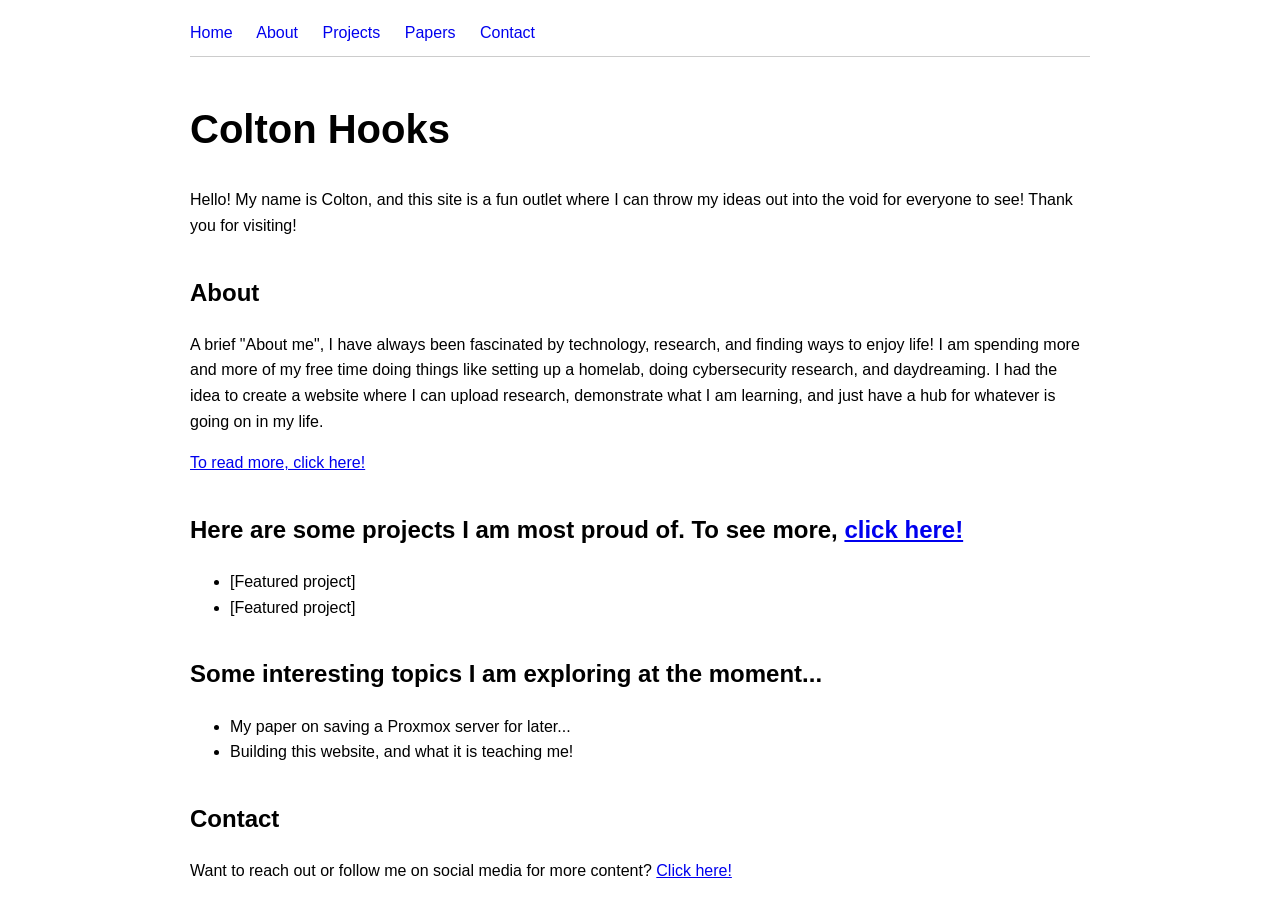
<file: index.html>
<!DOCTYPE html>
<html>
<head>
    <meta charset="UTF-8">
    <title>Colton Hooks</title>
    <meta name="viewport" content="width=device-width, initial-scale=1.0">
    <link rel="stylesheet" href="/style.css">
</head>
<body>
    <nav aria-label="Main navigation">
        <details class="mobile-nav">
            <summary><span aria-hidden="true">☰</span> Menu</summary>
            <div class="nav-links">
                <a href="/">Home</a>
                <a href="/about/">About</a>
                <a href="/projects/">Projects</a>
                <a href="/papers/">Papers</a>
                <a href="/contact/">Contact</a>
            </div>
        </details>
        <div class="desktop-nav nav-links">
            <a href="/">Home</a>
            <a href="/about/">About</a>
            <a href="/projects/">Projects</a>
            <a href="/papers/">Papers</a>
            <a href="/contact/">Contact</a>
        </div>
    </nav>
    <main>
        <header>
            <h1>Colton Hooks</h1>
            <p>Hello! My name is Colton, and this site is a fun outlet where I can throw my ideas out into the void for everyone to see! Thank you for visiting!</p>
        </header>

        <section aria-labelledby="about-heading">
            <h2 id="about-heading">About</h2>
            <p>A brief "About me", I have always been fascinated by technology, research, and finding ways to enjoy life! I am spending more and more of my free time doing things like setting up a homelab, doing cybersecurity research, and daydreaming. I had the idea to create a website where I can upload research, demonstrate what I am learning, and just have a hub for whatever is going on in my life.</p>
            <a href="/about/">To read more, click here!</a>
        </section>

        <section aria-labelledby="featured-projects-heading">
            <h2 id="featured-projects-heading">Here are some projects I am most proud of. To see more, <a href="/projects/">click here!</a></h2>
            <ul>
                <li>[Featured project]</li>
                <li>[Featured project]</li>
            </ul>
        </section>

        <section aria-labelledby="exploring-heading">
            <h2 id="exploring-heading">Some interesting topics I am exploring at the moment...</h2>
            <ul>
                <li>My paper on saving a Proxmox server for later...</li>
                <li>Building this website, and what it is teaching me!</li>
            </ul>
        </section>

        <section aria-labelledby="contact-heading">
            <h2 id="contact-heading">Contact</h2>
            <p>Want to reach out or follow me on social media for more content? <a href="/contact/">Click here!</a></p>
        </section>
    </main>
</body>
</html>
</file>
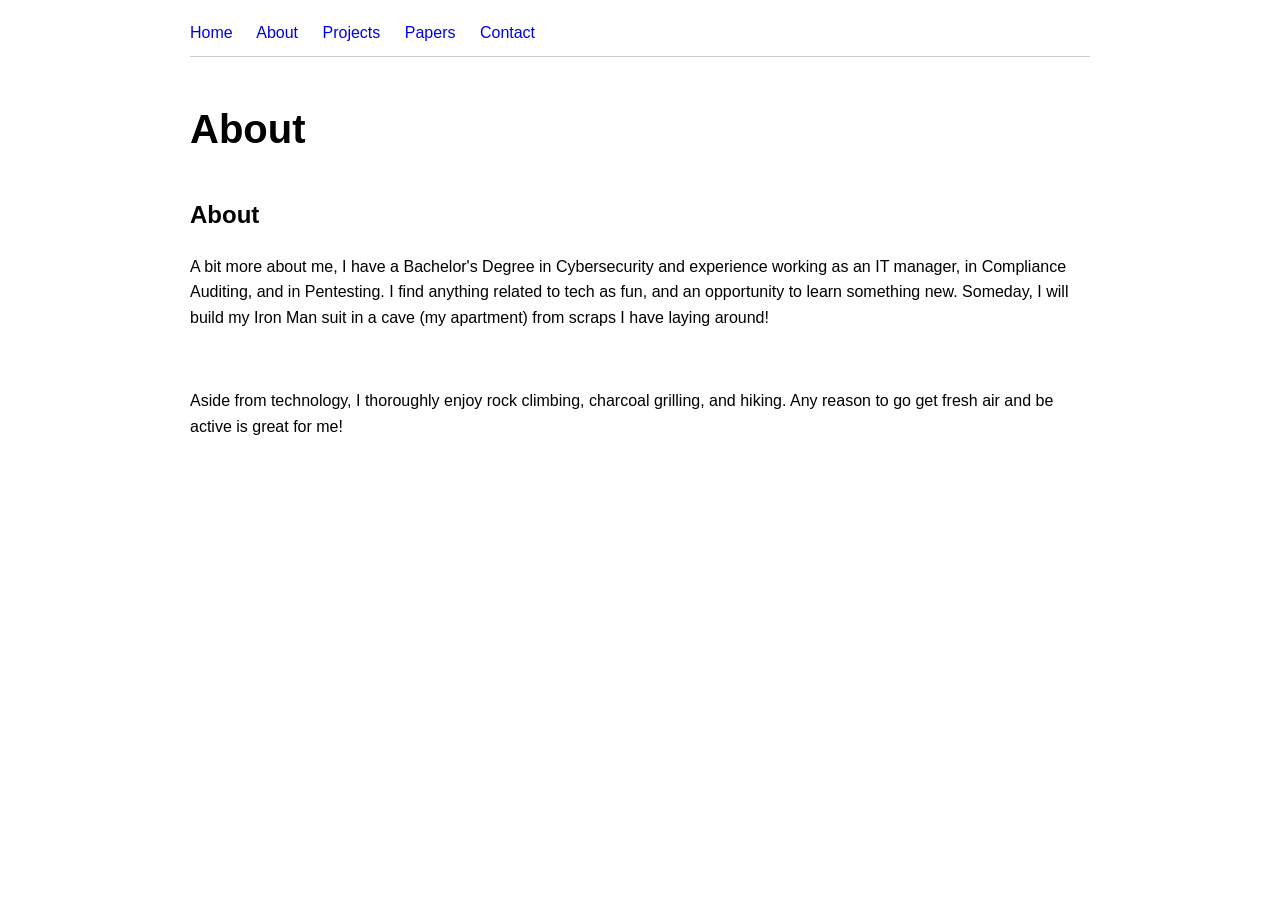
<file: about/index.html>
<!DOCTYPE html>
<html>
<head>
    <meta charset="UTF-8">
    <title>About - Colton Hooks</title>
    <meta name="viewport" content="width=device-width, initial-scale=1.0">
    <link rel="stylesheet" href="/style.css">
</head>
    <body>
        <nav aria-label="Main navigation">
            <details class="mobile-nav">
                <summary><span aria-hidden="true">☰</span> Menu</summary>
                <div class="nav-links">
                    <a href="/">Home</a>
                    <a href="/about/">About</a>
                    <a href="/projects/">Projects</a>
                    <a href="/papers/">Papers</a>
                    <a href="/contact/">Contact</a>
                </div>
            </details>
            <div class="desktop-nav nav-links">
                <a href="/">Home</a>
                <a href="/about/">About</a>
                <a href="/projects/">Projects</a>
                <a href="/papers/">Papers</a>
                <a href="/contact/">Contact</a>
            </div>
        </nav>
        <h1>About</h1>

        <main>
            <section aria-labelledby="about-page-heading">
                <h2 id="about-page-heading">About</h2>
                <p>A bit more about me, I have a Bachelor's Degree in Cybersecurity and experience working as an IT manager, in Compliance Auditing, and in Pentesting. I find anything related to tech as fun, and an opportunity to learn something new. Someday, I will build my Iron Man suit in a cave (my apartment) from scraps I have laying around!</p><br>
                <p>Aside from technology, I thoroughly enjoy rock climbing, charcoal grilling, and hiking. Any reason to go get fresh air and be active is great for me!</p>
            </section>
        </main>
    </body>
</html>
</file>
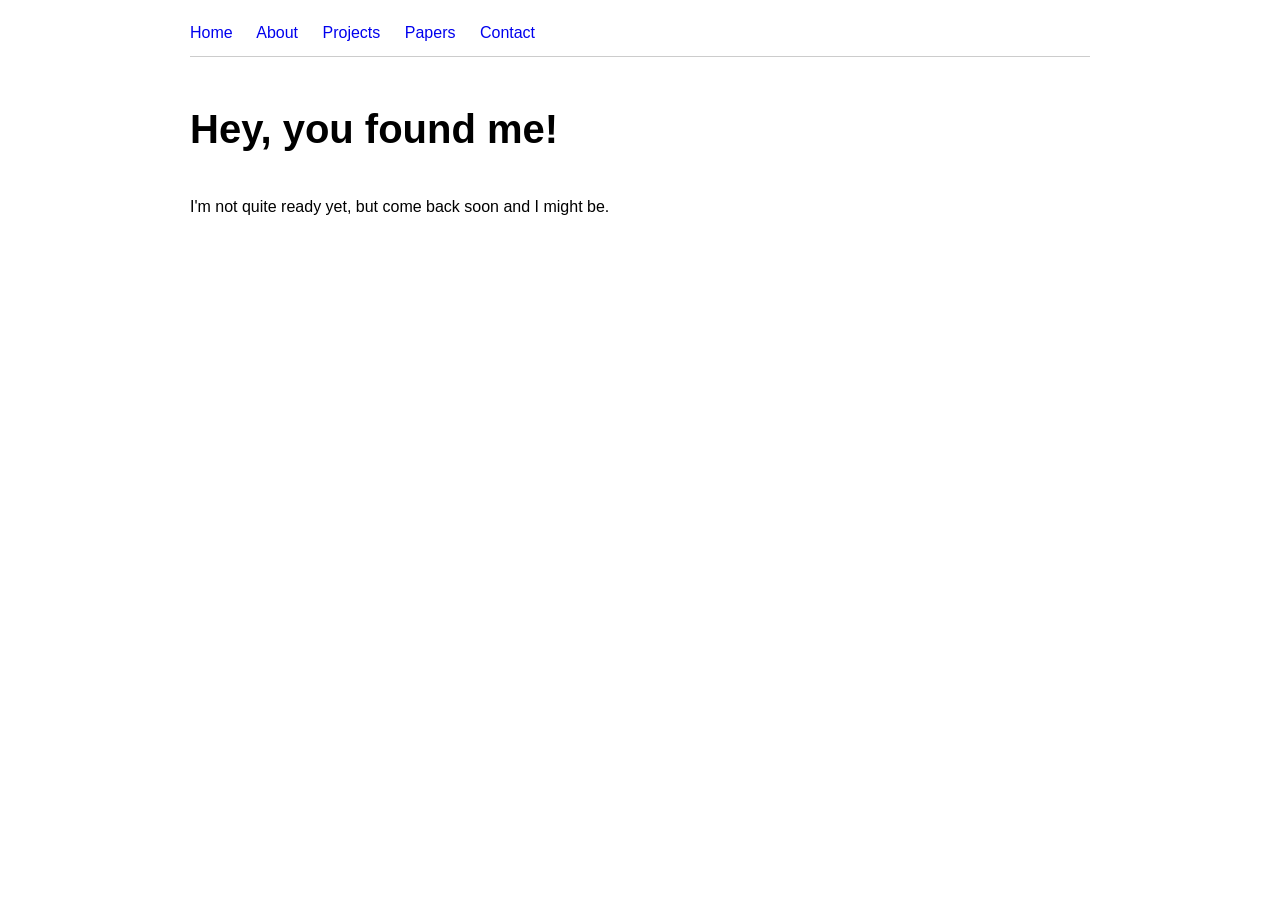
<file: articles/index.html>
<!DOCTYPE html>
<html>

<head>
    <meta charset="UTF-8">
    <title>Articles - Colton Hooks</title>
    <meta name="viewport" content="width=device-width, initial-scale=1.0">
    <link rel="stylesheet" href="/style.css">
</head>

<body>

    <nav aria-label="Main navigation">
        <details class="mobile-nav">
            <summary><span aria-hidden="true">☰</span> Menu</summary>
            <div class="nav-links">
                <a href="/">Home</a>
                <a href="/about/">About</a>
                <a href="/projects/">Projects</a>
                <a href="/papers/">Papers</a>
                <a href="/contact/">Contact</a>
            </div>
        </details>
        <div class="desktop-nav nav-links">
            <a href="/">Home</a>
            <a href="/about/">About</a>
            <a href="/projects/">Projects</a>
            <a href="/papers/">Papers</a>
            <a href="/contact/">Contact</a>
        </div>
    </nav>

    <main>
        <section aria-labelledby="coming-soon-heading">
            <h1 id="coming-soon-heading">Hey, you found me!</h1>
            <p>I'm not quite ready yet, but come back soon and I might be.</p>
        </section>
    </main>

</body>

</html>
</file>
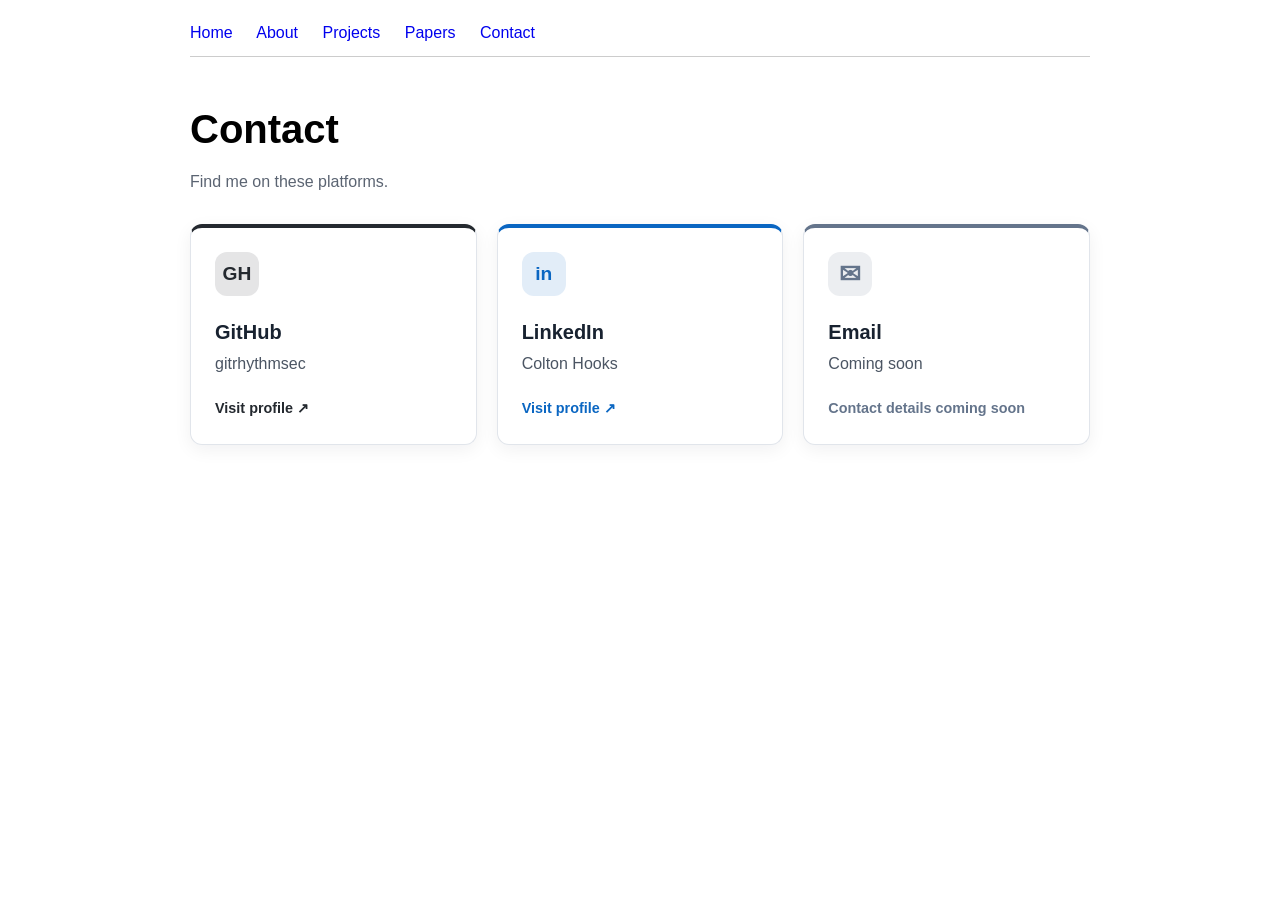
<file: contact/index.html>
<!DOCTYPE html>
<html>

<head>
    <meta charset="UTF-8">
    <title>Contact - Colton Hooks</title>
    <meta name="viewport" content="width=device-width, initial-scale=1.0">
    <link rel="stylesheet" href="/style.css">
</head>

<body>

    <nav aria-label="Main navigation">
        <details class="mobile-nav">
            <summary><span aria-hidden="true">☰</span> Menu</summary>
            <div class="nav-links">
                <a href="/">Home</a>
                <a href="/about/">About</a>
                <a href="/projects/">Projects</a>
                <a href="/papers/">Papers</a>
                <a href="/contact/">Contact</a>
            </div>
        </details>
        <div class="desktop-nav nav-links">
            <a href="/">Home</a>
            <a href="/about/">About</a>
            <a href="/projects/">Projects</a>
            <a href="/papers/">Papers</a>
            <a href="/contact/">Contact</a>
        </div>
    </nav>

    <main class="contact-page">
        <header class="contact-intro">
            <h1>Contact</h1>
            <p>Find me on these platforms.</p>
        </header>

        <ul class="contact-grid" aria-label="Contact methods">
            <li>
                <a class="contact-card contact-card--github" href="https://github.com/gitrhythmsec" target="_blank" rel="noopener noreferrer">
                    <span class="contact-icon contact-icon--text" aria-hidden="true">GH</span>
                    <span class="contact-label">GitHub</span>
                    <span class="contact-detail">gitrhythmsec</span>
                    <span class="contact-action">Visit profile <span aria-hidden="true">↗</span></span>
                </a>
            </li>
            <li>
                <a class="contact-card contact-card--linkedin" href="https://www.linkedin.com/in/colton-hooks/" target="_blank" rel="noopener noreferrer">
                    <span class="contact-icon contact-icon--text" aria-hidden="true">in</span>
                    <span class="contact-label">LinkedIn</span>
                    <span class="contact-detail">Colton Hooks</span>
                    <span class="contact-action">Visit profile <span aria-hidden="true">↗</span></span>
                </a>
            </li>
            <li>
                <article class="contact-card contact-card--email">
                    <span class="contact-icon" aria-hidden="true">✉</span>
                    <span class="contact-label">Email</span>
                    <span class="contact-detail">Coming soon</span>
                    <span class="contact-action">Contact details coming soon</span>
                </article>
            </li>
        </ul>
    </main>

</body>

</html>
</file>
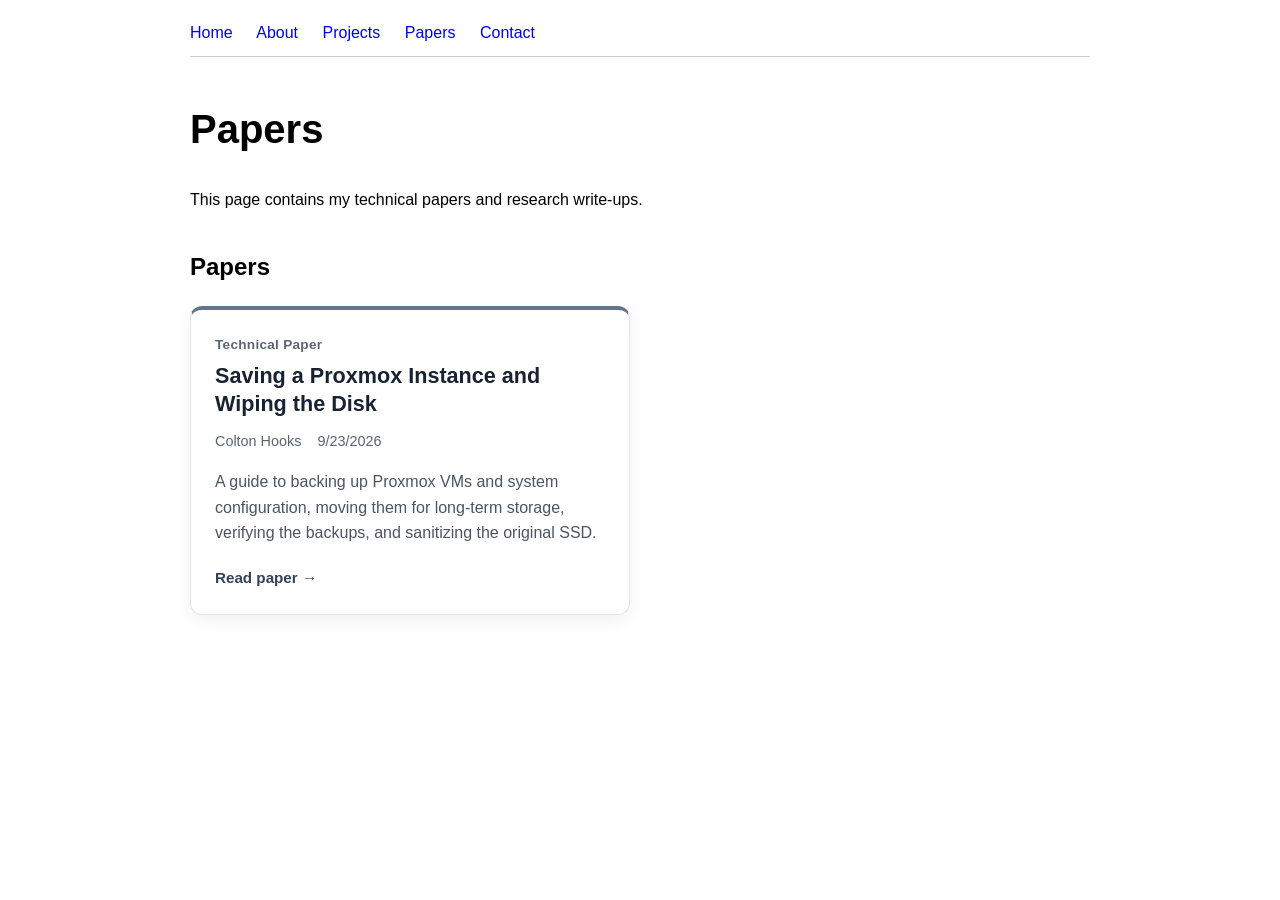
<file: papers/index.html>
<!DOCTYPE html>
<html>

<head>
    <meta charset="UTF-8">
    <title>Papers - Colton Hooks</title>
    <meta name="viewport" content="width=device-width, initial-scale=1.0">
    <link rel="stylesheet" href="/style.css">
</head>

<body>

    <nav aria-label="Main navigation">
        <details class="mobile-nav">
            <summary><span aria-hidden="true">☰</span> Menu</summary>
            <div class="nav-links">
                <a href="/">Home</a>
                <a href="/about/">About</a>
                <a href="/projects/">Projects</a>
                <a href="/papers/">Papers</a>
                <a href="/contact/">Contact</a>
            </div>
        </details>
        <div class="desktop-nav nav-links">
            <a href="/">Home</a>
            <a href="/about/">About</a>
            <a href="/projects/">Projects</a>
            <a href="/papers/">Papers</a>
            <a href="/contact/">Contact</a>
        </div>
    </nav>

    <main>
        <header>
            <h1>Papers</h1>
            <p>This page contains my technical papers and research write-ups.</p>
        </header>

        <section aria-labelledby="paper-list-heading">
            <h2 id="paper-list-heading">Papers</h2>
            <div class="paper-grid">
                <a class="paper-card" href="/papers/proxmox-backup/">
                    <p class="paper-card__category">Technical Paper</p>
                    <h3 class="paper-card__title">Saving a Proxmox Instance and Wiping the Disk</h3>
                    <p class="paper-card__meta">
                        <span>Colton Hooks</span>
                        <time datetime="2026-09-23">9/23/2026</time>
                    </p>
                    <p class="paper-card__summary">A guide to backing up Proxmox VMs and system configuration, moving them for long-term storage, verifying the backups, and sanitizing the original SSD.</p>
                    <span class="paper-card__action">Read paper <span aria-hidden="true">→</span></span>
                </a>
            </div>
        </section>
    </main>

</body>

</html>
</file>
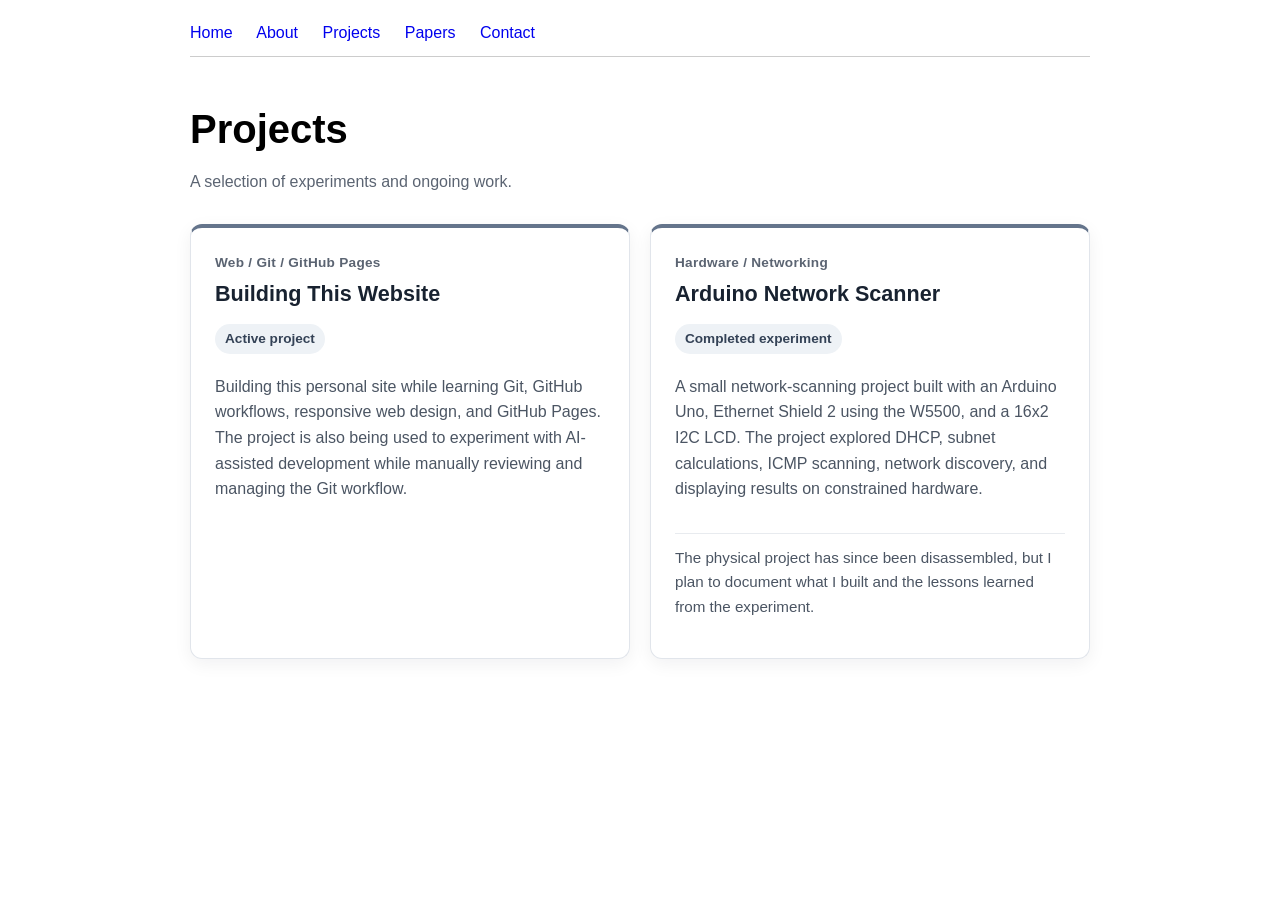
<file: projects/index.html>
<!DOCTYPE html>
<html>

<head>
    <meta charset="UTF-8">
    <title>Projects - Colton Hooks</title>
    <meta name="viewport" content="width=device-width, initial-scale=1.0">
    <link rel="stylesheet" href="/style.css">
</head>

<body>

    <nav aria-label="Main navigation">
        <details class="mobile-nav">
            <summary><span aria-hidden="true">☰</span> Menu</summary>
            <div class="nav-links">
                <a href="/">Home</a>
                <a href="/about/">About</a>
                <a href="/projects/">Projects</a>
                <a href="/papers/">Papers</a>
                <a href="/contact/">Contact</a>
            </div>
        </details>
        <div class="desktop-nav nav-links">
            <a href="/">Home</a>
            <a href="/about/">About</a>
            <a href="/projects/">Projects</a>
            <a href="/papers/">Papers</a>
            <a href="/contact/">Contact</a>
        </div>
    </nav>

    <main class="projects-page">
        <header class="projects-intro">
            <h1>Projects</h1>
            <p>A selection of experiments and ongoing work.</p>
        </header>

        <section aria-label="Project portfolio">
            <div class="project-grid">
                <article class="project-card">
                    <header class="project-card__header">
                        <p class="project-card__category">Web / Git / GitHub Pages</p>
                        <h2>Building This Website</h2>
                    </header>
                    <p class="project-card__status">Active project</p>
                    <p>Building this personal site while learning Git, GitHub workflows, responsive web design, and GitHub Pages. The project is also being used to experiment with AI-assisted development while manually reviewing and managing the Git workflow.</p>
                    <footer class="project-card__footer">
                        <!-- Add an optional “View project” link here when a project page is available. -->
                    </footer>
                </article>

                <article class="project-card">
                    <header class="project-card__header">
                        <p class="project-card__category">Hardware / Networking</p>
                        <h2>Arduino Network Scanner</h2>
                    </header>
                    <p class="project-card__status">Completed experiment</p>
                    <p>A small network-scanning project built with an Arduino Uno, Ethernet Shield 2 using the W5500, and a 16x2 I2C LCD. The project explored DHCP, subnet calculations, ICMP scanning, network discovery, and displaying results on constrained hardware.</p>
                    <p class="project-card__note">The physical project has since been disassembled, but I plan to document what I built and the lessons learned from the experiment.</p>
                    <footer class="project-card__footer">
                        <!-- Add an optional “View project” link here when a project page is available. -->
                    </footer>
                </article>
            </div>
        </section>
    </main>

</body>

</html>
</file>
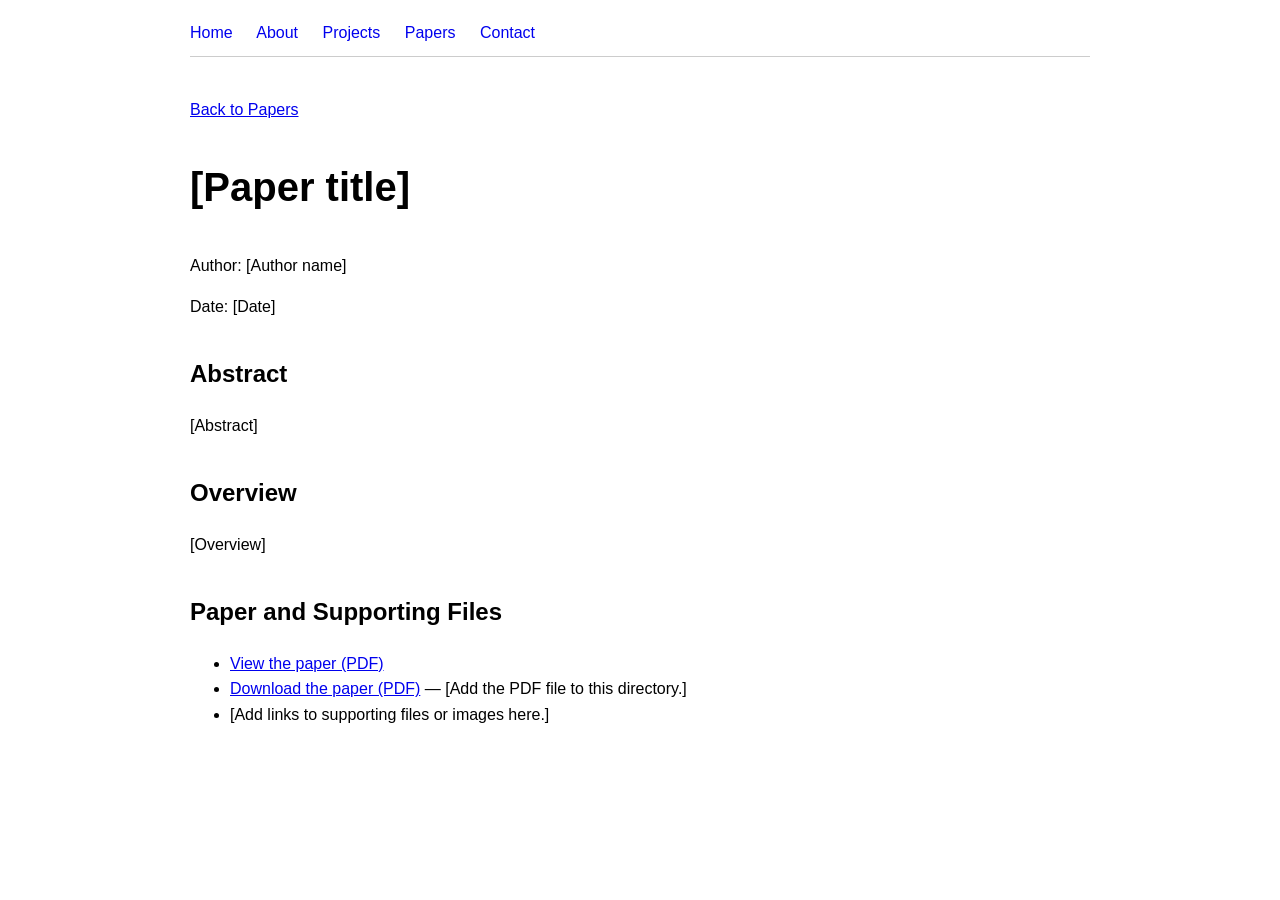
<file: papers/_template/index.html>
<!DOCTYPE html>
<html>

<head>
    <meta charset="UTF-8">
    <title>[Paper title] - Papers - Colton Hooks</title>
    <meta name="viewport" content="width=device-width, initial-scale=1.0">
    <link rel="stylesheet" href="/style.css">
</head>

<body>

    <nav aria-label="Main navigation">
        <details class="mobile-nav">
            <summary><span aria-hidden="true">☰</span> Menu</summary>
            <div class="nav-links">
                <a href="/">Home</a>
                <a href="/about/">About</a>
                <a href="/projects/">Projects</a>
                <a href="/papers/">Papers</a>
                <a href="/contact/">Contact</a>
            </div>
        </details>
        <div class="desktop-nav nav-links">
            <a href="/">Home</a>
            <a href="/about/">About</a>
            <a href="/projects/">Projects</a>
            <a href="/papers/">Papers</a>
            <a href="/contact/">Contact</a>
        </div>
    </nav>

    <main>
        <p><a href="/papers/">Back to Papers</a></p>
        <article>
            <header>
                <h1>[Paper title]</h1>
                <p>Author: [Author name]</p>
                <p>Date: [Date]</p>
            </header>

            <section aria-labelledby="abstract-heading">
                <h2 id="abstract-heading">Abstract</h2>
                <p>[Abstract]</p>
            </section>

            <section aria-labelledby="overview-heading">
                <h2 id="overview-heading">Overview</h2>
                <p>[Overview]</p>
            </section>

            <section aria-labelledby="files-heading">
                <h2 id="files-heading">Paper and Supporting Files</h2>
                <ul>
                    <li><a href="template-paper.pdf" target="_blank" rel="noopener noreferrer">View the paper (PDF)</a></li>
                    <li><a href="template-paper.pdf">Download the paper (PDF)</a> — [Add the PDF file to this directory.]</li>
                    <li>[Add links to supporting files or images here.]</li>
                </ul>
            </section>
        </article>
    </main>

</body>
</html>
</file>
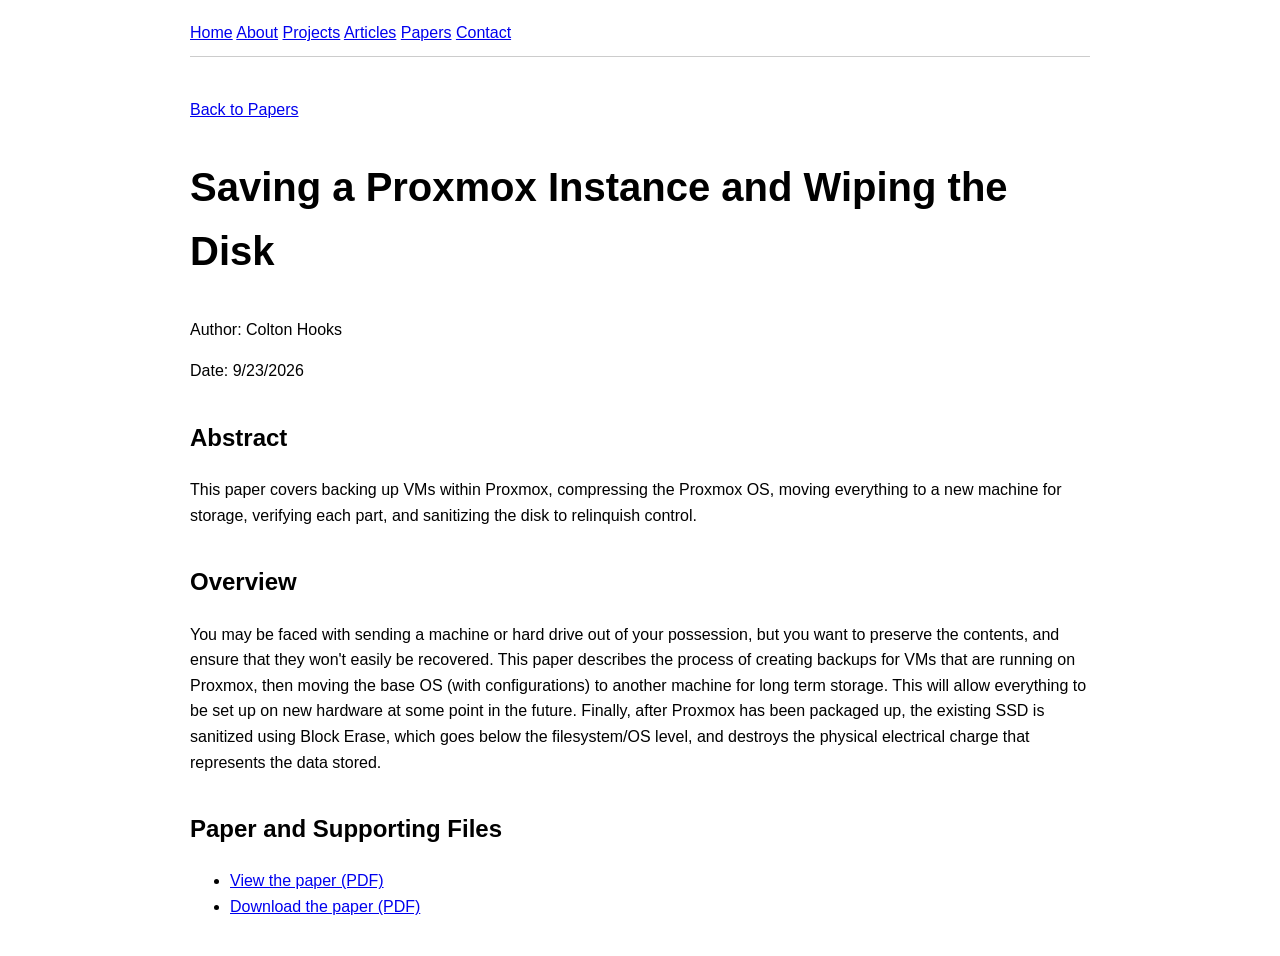
<file: papers/example-paper/index.html>
<!DOCTYPE html>
<html>

<head>
    <title>Saving a Proxmox Instance and Wiping the Disk - Papers - gitrhythmsec</title>
    <meta name="viewport" content="width=device-width, initial-scale=1.0">
    <link rel="stylesheet" href="/style.css">
</head>

<body>

    <nav aria-label="Main navigation">
        <a href="/">Home</a>
        <a href="/about/">About</a>
        <a href="/projects/">Projects</a>
        <a href="/articles/">Articles</a>
        <a href="/papers/">Papers</a>
        <a href="/contact/">Contact</a>
    </nav>

    <main>
        <p><a href="/papers/">Back to Papers</a></p>
        <article>
            <header>
                <h1>Saving a Proxmox Instance and Wiping the Disk</h1>
                <p>Author: Colton Hooks</p>
                <p>Date: 9/23/2026</p>
            </header>

            <section aria-labelledby="abstract-heading">
                <h2 id="abstract-heading">Abstract</h2>
                <p>This paper covers backing up VMs within Proxmox, compressing the Proxmox OS, moving everything to a new machine for storage, verifying each part, and sanitizing the disk to relinquish control.</p>
            </section>

            <section aria-labelledby="overview-heading">
                <h2 id="overview-heading">Overview</h2>
                <p>You may be faced with sending a machine or hard drive out of your possession, but you want to preserve the contents, and ensure that they won't easily be recovered. This paper describes the process of creating backups for VMs that are running on Proxmox, then moving the base OS (with configurations) to another machine for long term storage. This will allow everything to be set up on new hardware at some point in the future. Finally, after Proxmox has been packaged up, the existing SSD is sanitized using Block Erase, which goes below the filesystem/OS level, and destroys the physical electrical charge that represents the data stored.</p>
            </section>

            <section aria-labelledby="files-heading">
                <h2 id="files-heading">Paper and Supporting Files</h2>
                <ul>
                    <li><a href="ProxmoxBackupandWipe.pdf" target="_blank" rel="noopener noreferrer">View the paper (PDF)</a></li>
                    <li><a href="ProxmoxBackupandWipe.pdf">Download the paper (PDF)</a></li>
                    <!--<li>[Add links to supporting files or images here.]</li>-->
                </ul>
            </section>
        </article>
    </main>

</body>
</html>
</file>
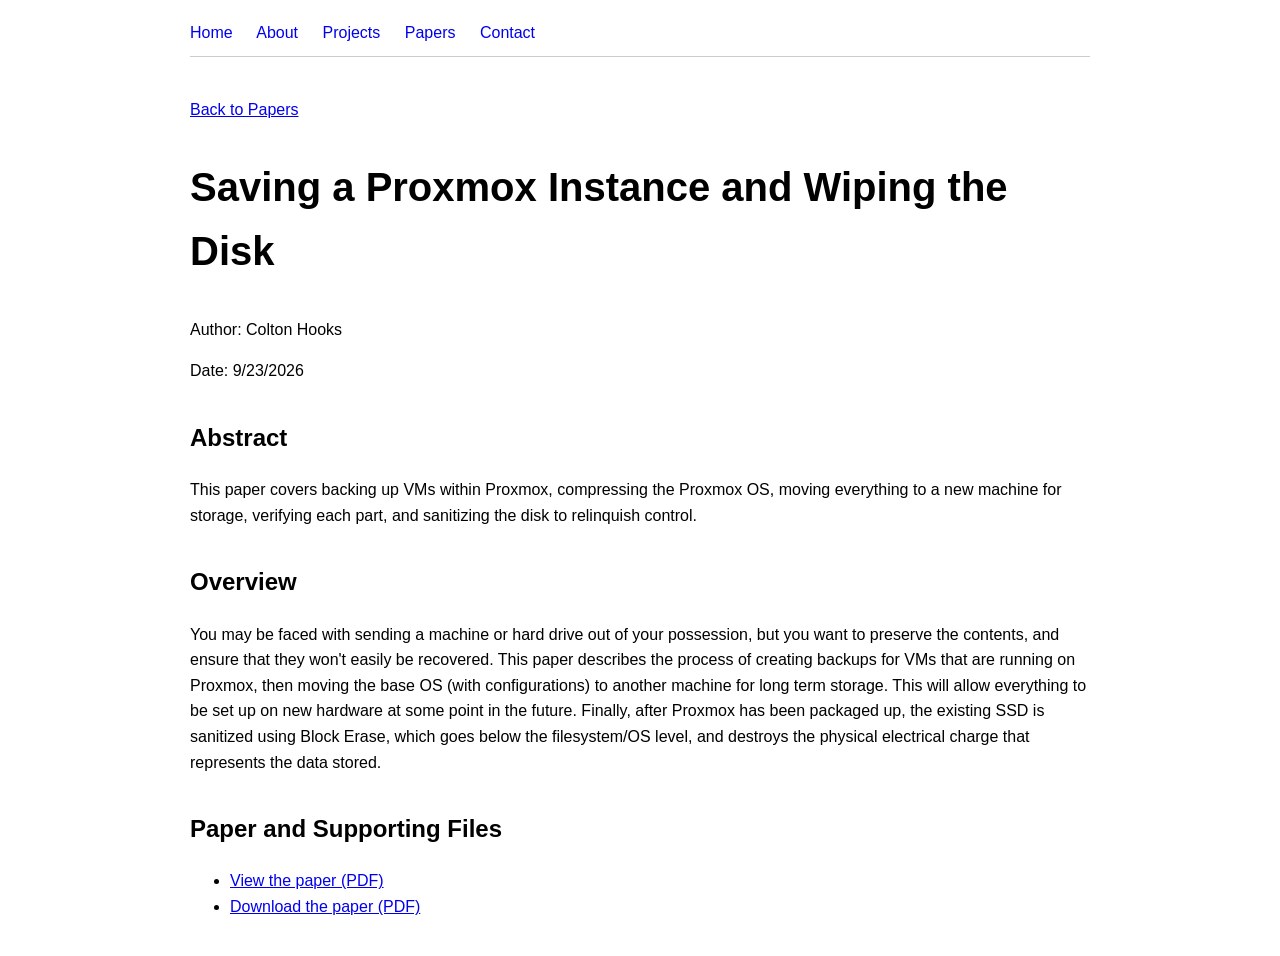
<file: papers/proxmox-backup/index.html>
<!DOCTYPE html>
<html>

<head>
    <meta charset="UTF-8">
    <title>Saving a Proxmox Instance and Wiping the Disk - Papers - Colton Hooks</title>
    <meta name="viewport" content="width=device-width, initial-scale=1.0">
    <link rel="stylesheet" href="/style.css">
</head>

<body>

    <nav aria-label="Main navigation">
        <details class="mobile-nav">
            <summary><span aria-hidden="true">☰</span> Menu</summary>
            <div class="nav-links">
                <a href="/">Home</a>
                <a href="/about/">About</a>
                <a href="/projects/">Projects</a>
                <a href="/papers/">Papers</a>
                <a href="/contact/">Contact</a>
            </div>
        </details>
        <div class="desktop-nav nav-links">
            <a href="/">Home</a>
            <a href="/about/">About</a>
            <a href="/projects/">Projects</a>
            <a href="/papers/">Papers</a>
            <a href="/contact/">Contact</a>
        </div>
    </nav>

    <main>
        <p><a href="/papers/">Back to Papers</a></p>
        <article>
            <header>
                <h1>Saving a Proxmox Instance and Wiping the Disk</h1>
                <p>Author: Colton Hooks</p>
                <p>Date: 9/23/2026</p>
            </header>

            <section aria-labelledby="abstract-heading">
                <h2 id="abstract-heading">Abstract</h2>
                <p>This paper covers backing up VMs within Proxmox, compressing the Proxmox OS, moving everything to a new machine for storage, verifying each part, and sanitizing the disk to relinquish control.</p>
            </section>

            <section aria-labelledby="overview-heading">
                <h2 id="overview-heading">Overview</h2>
                <p>You may be faced with sending a machine or hard drive out of your possession, but you want to preserve the contents, and ensure that they won't easily be recovered. This paper describes the process of creating backups for VMs that are running on Proxmox, then moving the base OS (with configurations) to another machine for long term storage. This will allow everything to be set up on new hardware at some point in the future. Finally, after Proxmox has been packaged up, the existing SSD is sanitized using Block Erase, which goes below the filesystem/OS level, and destroys the physical electrical charge that represents the data stored.</p>
            </section>

            <section aria-labelledby="files-heading">
                <h2 id="files-heading">Paper and Supporting Files</h2>
                <ul>
                    <li><a href="ProxmoxBackupandWipe.pdf" target="_blank" rel="noopener noreferrer">View the paper (PDF)</a></li>
                    <li><a href="ProxmoxBackupandWipe.pdf">Download the paper (PDF)</a></li>
                    <!--<li>[Add links to supporting files or images here.]</li>-->
                </ul>
            </section>
        </article>
    </main>

</body>
</html>
</file>
<file: style.css>
body {
    font-family: Arial, sans-serif;
    max-width: 900px;
    margin: 0 auto;
    padding: 20px;
    line-height: 1.6;
}

nav {
    margin-bottom: 40px;
    padding-bottom: 10px;
    border-bottom: 1px solid #ccc;
}

.nav-links a {
    margin-right: 20px;
    text-decoration: none;
}

nav .desktop-nav {
    display: block;
}

nav .mobile-nav {
    display: none;
}

.mobile-nav summary {
    width: fit-content;
    cursor: pointer;
    font-weight: 700;
}

.mobile-nav summary span {
    margin-right: 5px;
}

h1 {
    font-size: 2.5rem;
}

h2 {
    margin-top: 35px;
}

.contact-intro {
    margin-bottom: 30px;
}

.contact-intro h1 {
    margin-bottom: 8px;
}

.contact-intro p {
    margin-top: 0;
    color: #5b6472;
}

.contact-grid {
    display: grid;
    grid-template-columns: repeat(3, minmax(0, 1fr));
    gap: 20px;
    margin: 0;
    padding: 0;
    list-style: none;
}

.contact-card {
    box-sizing: border-box;
    display: flex;
    min-height: 220px;
    flex-direction: column;
    align-items: flex-start;
    padding: 24px;
    border: 1px solid #e1e5eb;
    border-top: 4px solid var(--contact-accent, #64748b);
    border-radius: 12px;
    background: #fff;
    color: #182230;
    text-decoration: none;
    box-shadow: 0 5px 18px rgb(15 23 42 / 6%);
    transition: transform 160ms ease, box-shadow 160ms ease, border-color 160ms ease;
}

a.contact-card:hover,
a.contact-card:focus-visible {
    transform: translateY(-3px);
    border-color: var(--contact-accent, #64748b);
    box-shadow: 0 10px 26px rgb(15 23 42 / 12%);
}

a.contact-card:focus-visible {
    outline: 3px solid #94a3b8;
    outline-offset: 3px;
}

.contact-card--github {
    --contact-accent: #24292f;
}

.contact-card--linkedin {
    --contact-accent: #0a66c2;
}

.contact-card--email {
    --contact-accent: #64748b;
}

.contact-icon {
    display: grid;
    width: 44px;
    height: 44px;
    margin-bottom: 20px;
    place-items: center;
    border-radius: 12px;
    background: color-mix(in srgb, var(--contact-accent) 12%, white);
    color: var(--contact-accent);
    font-size: 1.6rem;
    font-weight: 700;
}

.contact-icon--text {
    font-family: Arial, sans-serif;
    font-size: 1.2rem;
}

.contact-label {
    font-size: 1.25rem;
    font-weight: 700;
}

.contact-detail {
    margin-top: 3px;
    color: #4b5563;
}

.contact-action {
    margin-top: auto;
    padding-top: 20px;
    color: var(--contact-accent);
    font-size: 0.9rem;
    font-weight: 700;
}

.projects-intro {
    margin-bottom: 30px;
}

.projects-intro h1 {
    margin-bottom: 8px;
}

.projects-intro p {
    margin-top: 0;
    color: #5b6472;
}

.project-grid,
.paper-grid {
    display: grid;
    grid-template-columns: repeat(auto-fit, minmax(min(100%, 300px), 1fr));
    gap: 20px;
}

.paper-grid {
    grid-template-columns: repeat(auto-fill, minmax(min(100%, 360px), 1fr));
}

.project-card,
.paper-card {
    box-sizing: border-box;
    display: flex;
    min-width: 0;
    flex-direction: column;
    padding: 24px;
    border: 1px solid #e1e5eb;
    border-top: 4px solid #64748b;
    border-radius: 12px;
    background: #fff;
    color: #182230;
    box-shadow: 0 5px 18px rgb(15 23 42 / 6%);
}

.paper-card {
    max-width: 680px;
    flex-direction: column;
    color: #182230;
    text-decoration: none;
    transition: transform 160ms ease, box-shadow 160ms ease, border-color 160ms ease;
}

.paper-card:hover,
.paper-card:focus-visible {
    transform: translateY(-3px);
    border-color: #64748b;
    box-shadow: 0 10px 26px rgb(15 23 42 / 12%);
}

.paper-card:focus-visible {
    outline: 3px solid #94a3b8;
    outline-offset: 3px;
}

.project-card__header h2,
.paper-card__title {
    margin: 6px 0 0;
    font-size: 1.35rem;
    line-height: 1.3;
}

.project-card__category,
.paper-card__category {
    margin: 0;
    color: #5b6472;
    font-size: 0.85rem;
    font-weight: 700;
    letter-spacing: 0.02em;
}

.paper-card__meta {
    display: flex;
    flex-wrap: wrap;
    gap: 6px 16px;
    margin: 12px 0 0;
    color: #5b6472;
    font-size: 0.9rem;
}

.paper-card__summary {
    margin-bottom: 0;
    color: #4b5563;
}

.paper-card__action {
    margin-top: 20px;
    color: #344256;
    font-size: 0.95rem;
    font-weight: 700;
}

.project-card__status {
    align-self: flex-start;
    margin: 16px 0 4px;
    padding: 4px 10px;
    border-radius: 999px;
    background: #eef2f6;
    color: #344256;
    font-size: 0.85rem;
    font-weight: 700;
}

.project-card > p:not(.project-card__category):not(.project-card__status) {
    color: #4b5563;
}

.project-card__note {
    padding-top: 12px;
    border-top: 1px solid #e8ebef;
    font-size: 0.95rem;
}

.project-card__footer {
    margin-top: auto;
}

@media (max-width: 600px) {
    nav .mobile-nav {
        display: block;
    }

    nav .desktop-nav {
        display: none;
    }

    .mobile-nav[open] .nav-links {
        display: flex;
        flex-direction: column;
        gap: 8px;
        padding-top: 12px;
    }

    .mobile-nav[open] .nav-links a {
        margin-right: 0;
    }

    .contact-grid {
        grid-template-columns: 1fr;
    }
}
</file>
